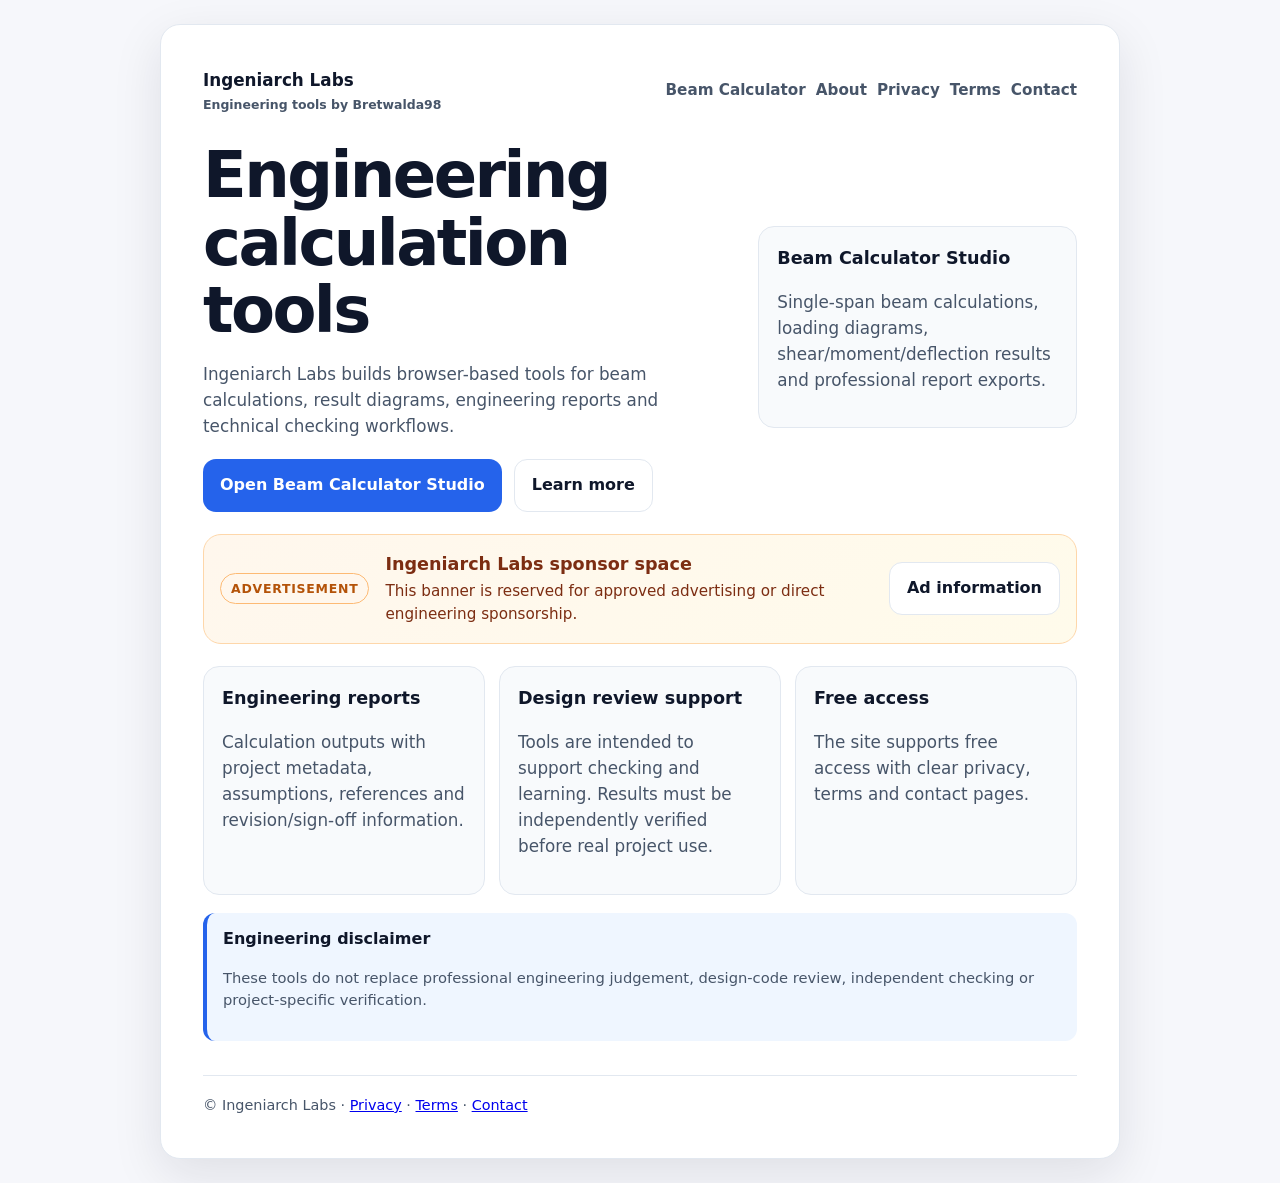
<file: index.html>
<!DOCTYPE html>
<html lang="en">
<head>
  <meta charset="utf-8">
  <meta name="viewport" content="width=device-width, initial-scale=1">
  <script async src="https://pagead2.googlesyndication.com/pagead/js/adsbygoogle.js?client=ca-pub-9383520918430061"
       crossorigin="anonymous"></script>
  <title>Ingeniarch Labs | Engineering Tools</title>
  <link rel="stylesheet" href="/styles.css">
</head>
<body>
  <div class="page">
    <main class="shell">
      <header>
        <a class="brand" href="/">Ingeniarch Labs <small>Engineering tools by Bretwalda98</small></a>
        <nav>
          <a href="/Beam-Calculator/">Beam Calculator</a>
          <a href="/about.html">About</a>
          <a href="/privacy.html">Privacy</a>
          <a href="/terms.html">Terms</a>
          <a href="/contact.html">Contact</a>
        </nav>
      </header>
      <section class="hero">
        <div>
          <h1>Engineering calculation tools</h1>
          <p>Ingeniarch Labs builds browser-based tools for beam calculations, result diagrams, engineering reports and technical checking workflows.</p>
          <div class="actions">
            <a class="button primary" href="/Beam-Calculator/">Open Beam Calculator Studio</a>
            <a class="button secondary" href="/about.html">Learn more</a>
          </div>
        </div>
        <section class="tool-card">
          <strong>Beam Calculator Studio</strong>
          <p>Single-span beam calculations, loading diagrams, shear/moment/deflection results and professional report exports.</p>
        </section>
      </section>
      <section class="ad-banner" aria-label="Advertisement">
        <span class="ad-label">Advertisement</span>
        <div>
          <div class="ad-brand">Ingeniarch Labs sponsor space</div>
          <p class="ad-text">This banner is reserved for approved advertising or direct engineering sponsorship.</p>
        </div>
        <a class="button secondary" href="/contact.html">Ad information</a>
      </section>
      <div class="grid">
        <section class="tool-card">
          <strong>Engineering reports</strong>
          <p>Calculation outputs with project metadata, assumptions, references and revision/sign-off information.</p>
        </section>
        <section class="tool-card">
          <strong>Design review support</strong>
          <p>Tools are intended to support checking and learning. Results must be independently verified before real project use.</p>
        </section>
        <section class="tool-card">
          <strong>Free access</strong>
          <p>The site supports free access with clear privacy, terms and contact pages.</p>
        </section>
      </div>
      <div class="notice">
        <strong>Engineering disclaimer</strong>
        <p class="small">These tools do not replace professional engineering judgement, design-code review, independent checking or project-specific verification.</p>
      </div>
      <div class="footer">© Ingeniarch Labs · <a href="/privacy.html">Privacy</a> · <a href="/terms.html">Terms</a> · <a href="/contact.html">Contact</a></div>
    </main>
  </div>
</body>
</html>
</file>
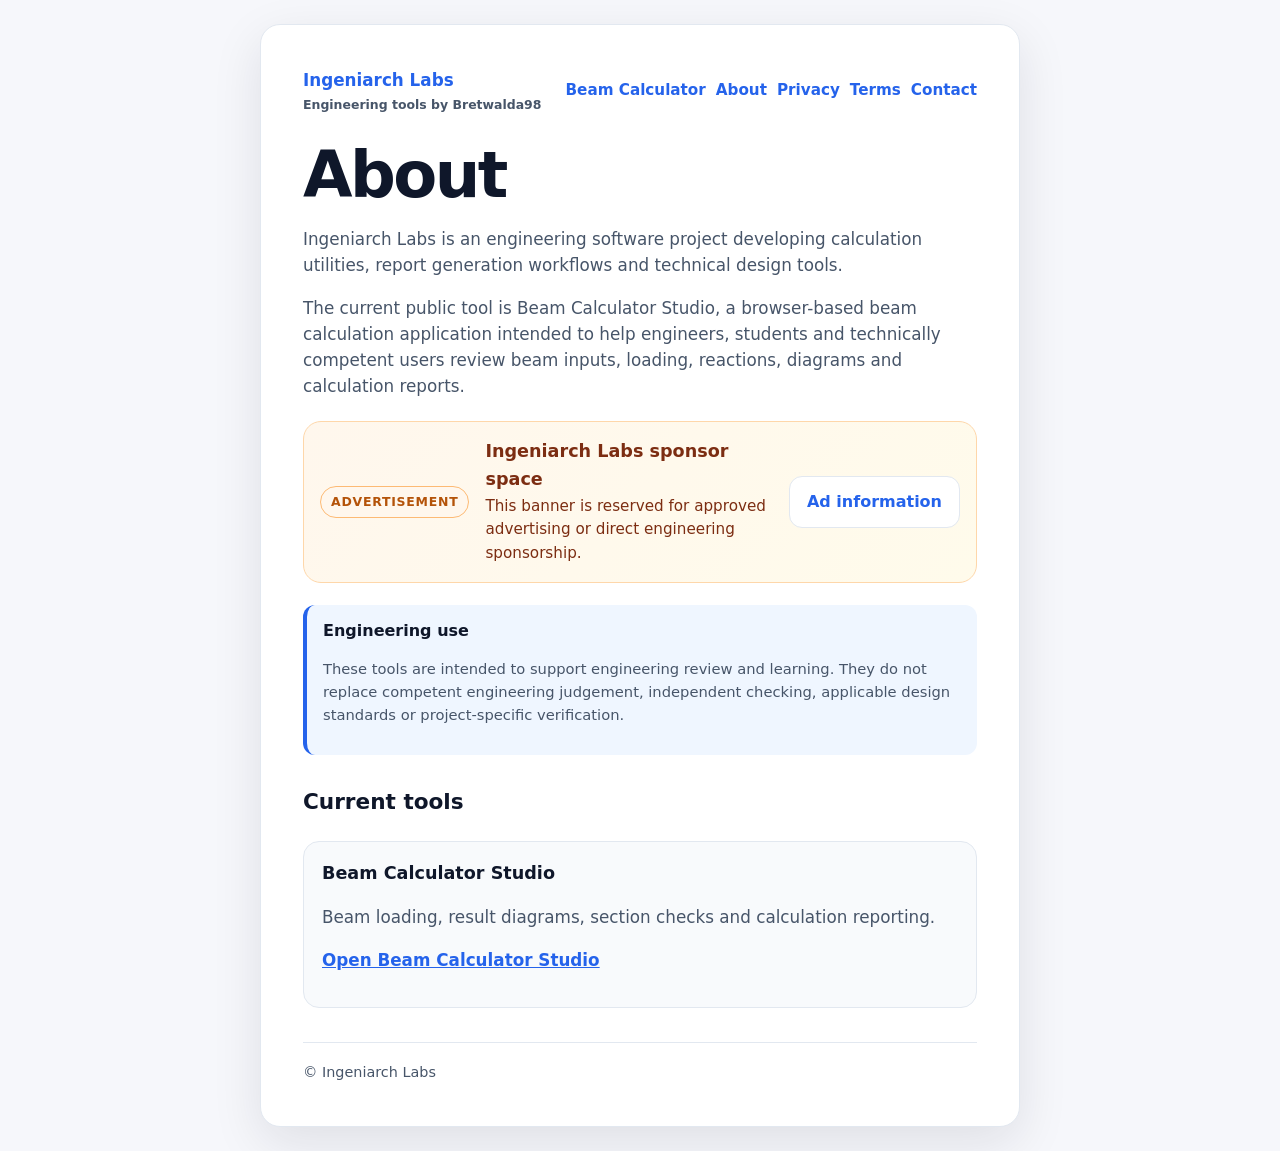
<file: about.html>
<!DOCTYPE html>
<html lang="en">
<head>
  <meta charset="utf-8">
  <meta name="viewport" content="width=device-width, initial-scale=1">
  <script async src="https://pagead2.googlesyndication.com/pagead/js/adsbygoogle.js?client=ca-pub-9383520918430061"
       crossorigin="anonymous"></script>
  <title>About | Ingeniarch Labs</title>
  <link rel="stylesheet" href="/styles.css">
</head>
<body>
  <div class="page">
    <main class="shell content">
      <header>
        <a class="brand" href="/">Ingeniarch Labs <small>Engineering tools by Bretwalda98</small></a>
        <nav>
          <a href="/Beam-Calculator/">Beam Calculator</a>
          <a href="/about.html">About</a>
          <a href="/privacy.html">Privacy</a>
          <a href="/terms.html">Terms</a>
          <a href="/contact.html">Contact</a>
        </nav>
      </header>
      <h1>About</h1>
      <p>Ingeniarch Labs is an engineering software project developing calculation utilities, report generation workflows and technical design tools.</p>
      <p>The current public tool is Beam Calculator Studio, a browser-based beam calculation application intended to help engineers, students and technically competent users review beam inputs, loading, reactions, diagrams and calculation reports.</p>
      <section class="ad-banner" aria-label="Advertisement">
        <span class="ad-label">Advertisement</span>
        <div>
          <div class="ad-brand">Ingeniarch Labs sponsor space</div>
          <p class="ad-text">This banner is reserved for approved advertising or direct engineering sponsorship.</p>
        </div>
        <a class="button secondary" href="/contact.html">Ad information</a>
      </section>
      <div class="notice">
        <strong>Engineering use</strong>
        <p class="small">These tools are intended to support engineering review and learning. They do not replace competent engineering judgement, independent checking, applicable design standards or project-specific verification.</p>
      </div>
      <h2>Current tools</h2>
      <div class="grid">
        <section class="tool-card">
          <strong>Beam Calculator Studio</strong>
          <p>Beam loading, result diagrams, section checks and calculation reporting.</p>
          <p><a href="/Beam-Calculator/">Open Beam Calculator Studio</a></p>
        </section>
      </div>
      <div class="footer">© Ingeniarch Labs</div>
    </main>
  </div>
</body>
</html>
</file>
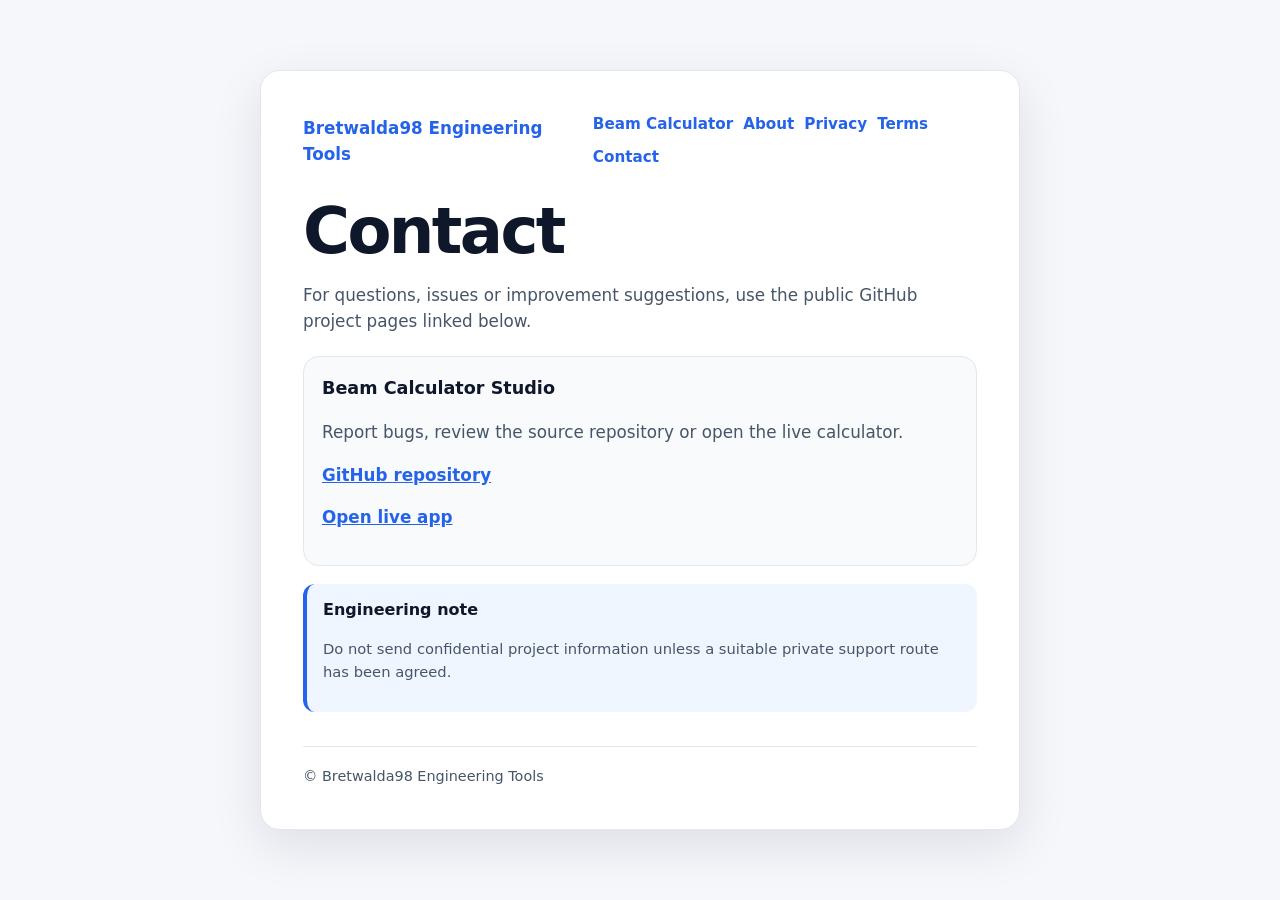
<file: contact.html>
<!DOCTYPE html>
<html lang="en">
<head>
  <meta charset="utf-8">
  <meta name="viewport" content="width=device-width, initial-scale=1">
  <script async src="https://pagead2.googlesyndication.com/pagead/js/adsbygoogle.js?client=ca-pub-9383520918430061"
       crossorigin="anonymous"></script>
  <title>Contact | Bretwalda98 Engineering Tools</title>
  <link rel="stylesheet" href="/styles.css">
</head>
<body>
  <div class="page">
    <main class="shell content">
      <header>
        <a class="brand" href="/">Bretwalda98 Engineering Tools</a>
        <nav>
          <a href="/Beam-Calculator/">Beam Calculator</a>
          <a href="/about.html">About</a>
          <a href="/privacy.html">Privacy</a>
          <a href="/terms.html">Terms</a>
          <a href="/contact.html">Contact</a>
        </nav>
      </header>
      <h1>Contact</h1>
      <p>For questions, issues or improvement suggestions, use the public GitHub project pages linked below.</p>
      <div class="grid">
        <section class="tool-card">
          <strong>Beam Calculator Studio</strong>
          <p>Report bugs, review the source repository or open the live calculator.</p>
          <p><a href="https://github.com/Bretwalda98/Beam-Calculator">GitHub repository</a></p>
          <p><a href="/Beam-Calculator/">Open live app</a></p>
        </section>
      </div>
      <div class="notice">
        <strong>Engineering note</strong>
        <p class="small">Do not send confidential project information unless a suitable private support route has been agreed.</p>
      </div>
      <div class="footer">© Bretwalda98 Engineering Tools</div>
    </main>
  </div>
</body>
</html>
</file>
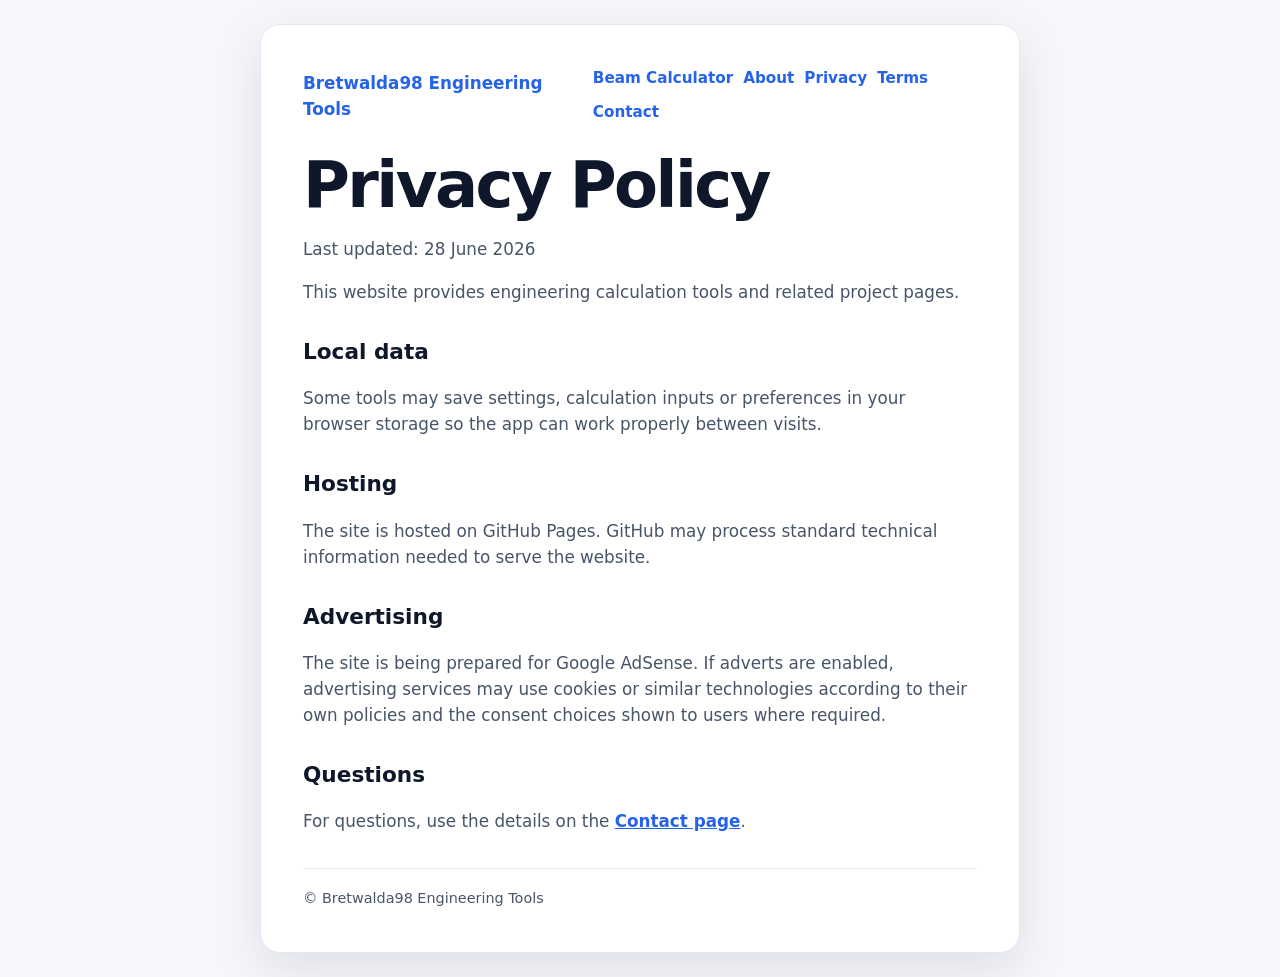
<file: privacy.html>
<!DOCTYPE html>
<html lang="en">
<head>
  <meta charset="utf-8">
  <meta name="viewport" content="width=device-width, initial-scale=1">
  <script async src="https://pagead2.googlesyndication.com/pagead/js/adsbygoogle.js?client=ca-pub-9383520918430061"
       crossorigin="anonymous"></script>
  <title>Privacy Policy | Bretwalda98 Engineering Tools</title>
  <link rel="stylesheet" href="/styles.css">
</head>
<body>
  <div class="page">
    <main class="shell content">
      <header>
        <a class="brand" href="/">Bretwalda98 Engineering Tools</a>
        <nav>
          <a href="/Beam-Calculator/">Beam Calculator</a>
          <a href="/about.html">About</a>
          <a href="/privacy.html">Privacy</a>
          <a href="/terms.html">Terms</a>
          <a href="/contact.html">Contact</a>
        </nav>
      </header>
      <h1>Privacy Policy</h1>
      <p>Last updated: 28 June 2026</p>
      <p>This website provides engineering calculation tools and related project pages.</p>
      <h2>Local data</h2>
      <p>Some tools may save settings, calculation inputs or preferences in your browser storage so the app can work properly between visits.</p>
      <h2>Hosting</h2>
      <p>The site is hosted on GitHub Pages. GitHub may process standard technical information needed to serve the website.</p>
      <h2>Advertising</h2>
      <p>The site is being prepared for Google AdSense. If adverts are enabled, advertising services may use cookies or similar technologies according to their own policies and the consent choices shown to users where required.</p>
      <h2>Questions</h2>
      <p>For questions, use the details on the <a href="/contact.html">Contact page</a>.</p>
      <div class="footer">© Bretwalda98 Engineering Tools</div>
    </main>
  </div>
</body>
</html>
</file>
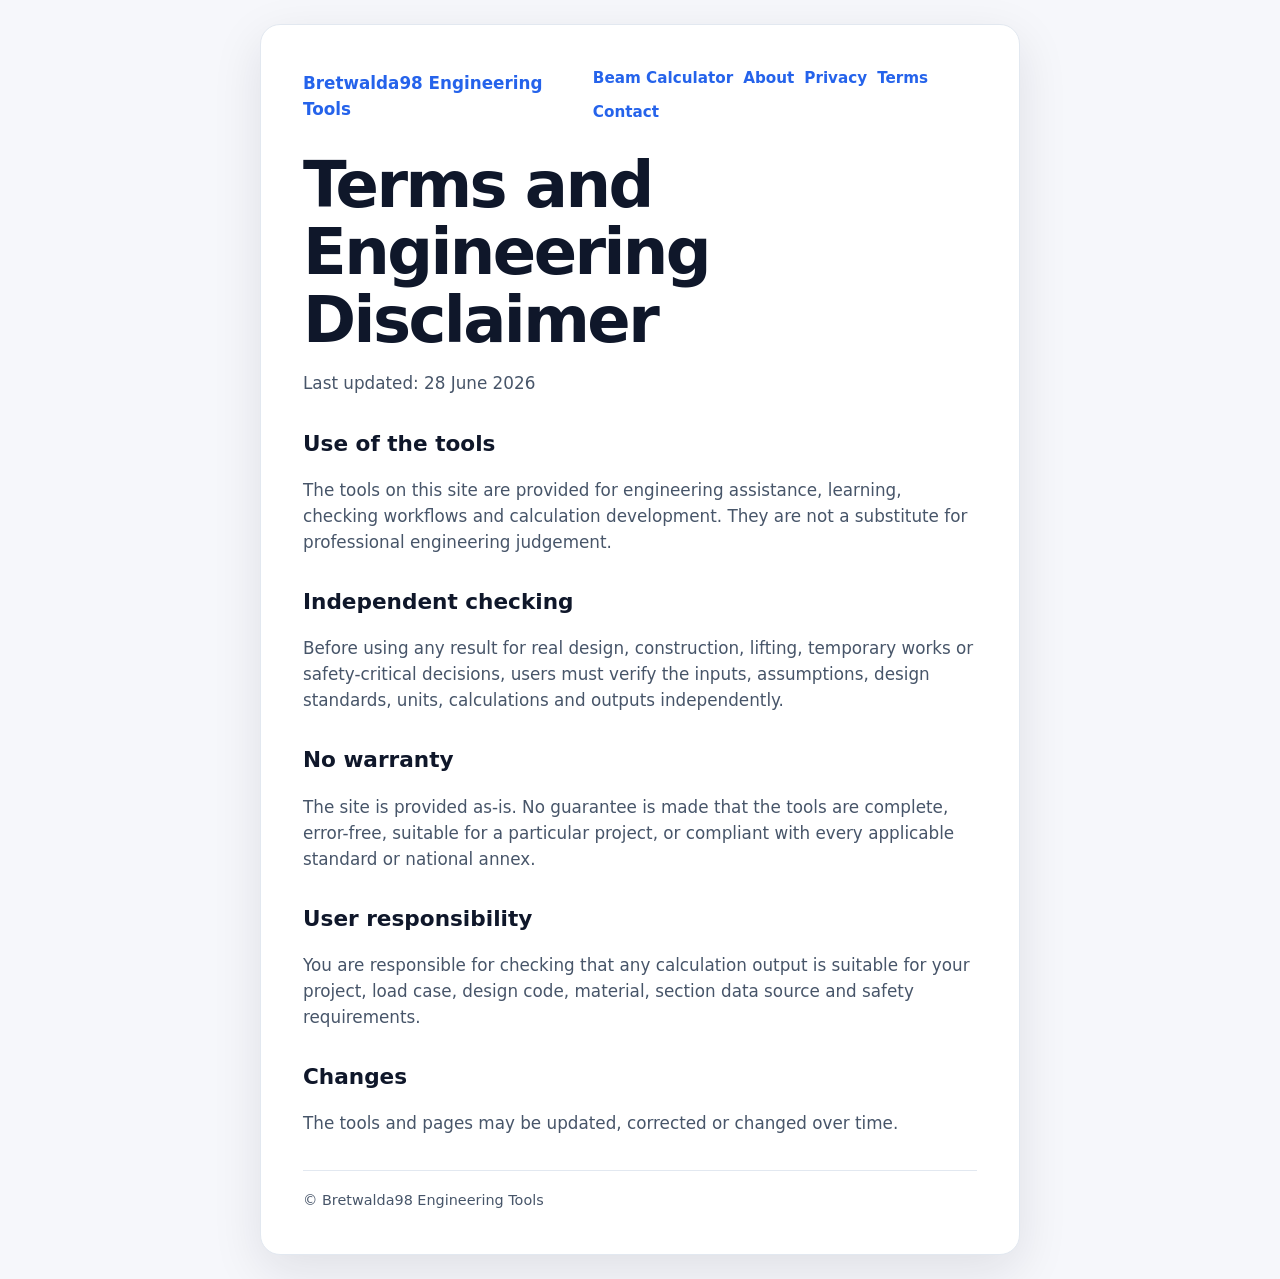
<file: terms.html>
<!DOCTYPE html>
<html lang="en">
<head>
  <meta charset="utf-8">
  <meta name="viewport" content="width=device-width, initial-scale=1">
  <script async src="https://pagead2.googlesyndication.com/pagead/js/adsbygoogle.js?client=ca-pub-9383520918430061"
       crossorigin="anonymous"></script>
  <title>Terms and Engineering Disclaimer | Bretwalda98 Engineering Tools</title>
  <link rel="stylesheet" href="/styles.css">
</head>
<body>
  <div class="page">
    <main class="shell content">
      <header>
        <a class="brand" href="/">Bretwalda98 Engineering Tools</a>
        <nav>
          <a href="/Beam-Calculator/">Beam Calculator</a>
          <a href="/about.html">About</a>
          <a href="/privacy.html">Privacy</a>
          <a href="/terms.html">Terms</a>
          <a href="/contact.html">Contact</a>
        </nav>
      </header>
      <h1>Terms and Engineering Disclaimer</h1>
      <p>Last updated: 28 June 2026</p>
      <h2>Use of the tools</h2>
      <p>The tools on this site are provided for engineering assistance, learning, checking workflows and calculation development. They are not a substitute for professional engineering judgement.</p>
      <h2>Independent checking</h2>
      <p>Before using any result for real design, construction, lifting, temporary works or safety-critical decisions, users must verify the inputs, assumptions, design standards, units, calculations and outputs independently.</p>
      <h2>No warranty</h2>
      <p>The site is provided as-is. No guarantee is made that the tools are complete, error-free, suitable for a particular project, or compliant with every applicable standard or national annex.</p>
      <h2>User responsibility</h2>
      <p>You are responsible for checking that any calculation output is suitable for your project, load case, design code, material, section data source and safety requirements.</p>
      <h2>Changes</h2>
      <p>The tools and pages may be updated, corrected or changed over time.</p>
      <div class="footer">© Bretwalda98 Engineering Tools</div>
    </main>
  </div>
</body>
</html>
</file>
<file: styles.css>
:root{color-scheme:light;--bg:#f6f7fb;--card:#fff;--text:#0f172a;--muted:#475569;--border:#e2e8f0;--blue:#2563eb;--blue2:#1d4ed8;--amber:#b45309;--amber-bg:#fff7ed;--green:#15803d;--green-bg:#ecfdf5;--shadow:0 16px 50px rgba(15,23,42,.10)}
*{box-sizing:border-box}body{margin:0;font-family:system-ui,-apple-system,BlinkMacSystemFont,"Segoe UI",sans-serif;background:var(--bg);color:var(--text);line-height:1.55}.page{min-height:100vh;padding:24px;display:grid;place-items:center}.shell{width:min(960px,100%);background:var(--card);border:1px solid var(--border);border-radius:20px;padding:clamp(22px,4vw,42px);box-shadow:var(--shadow)}header{display:flex;justify-content:space-between;align-items:center;gap:16px;margin-bottom:28px}.brand{font-weight:900;color:var(--text);text-decoration:none;font-size:1.05rem}.brand small{display:block;color:var(--muted);font-weight:700;font-size:.78rem;margin-top:2px}nav{display:flex;gap:10px;flex-wrap:wrap}nav a{color:var(--muted);text-decoration:none;font-weight:700;font-size:.95rem}nav a:hover{color:var(--blue)}h1{margin:0 0 12px;font-size:clamp(2rem,5vw,4rem);line-height:1.05;letter-spacing:-.04em}h2{margin:30px 0 10px;font-size:1.35rem}p,li{color:var(--muted);font-size:1.05rem}.hero{display:grid;grid-template-columns:1.25fr .75fr;gap:24px;align-items:center}.actions{display:flex;gap:12px;flex-wrap:wrap;margin-top:20px}.button{display:inline-flex;align-items:center;justify-content:center;padding:13px 17px;border-radius:13px;text-decoration:none;font-weight:800}.primary{background:var(--blue);color:#fff}.primary:hover{background:var(--blue2)}.secondary{border:1px solid var(--border);color:var(--text);background:#fff}.tool-card{border:1px solid var(--border);border-radius:16px;padding:18px;background:#f8fafc}.tool-card strong{display:block;font-size:1.1rem;margin-bottom:6px}.grid{display:grid;grid-template-columns:repeat(auto-fit,minmax(220px,1fr));gap:14px;margin-top:22px}.notice{border-left:4px solid var(--blue);background:#eff6ff;border-radius:12px;padding:14px 16px;margin:18px 0}.dev-note{border-left-color:var(--green);background:var(--green-bg)}.ad-banner{margin:22px 0;border:1px solid #fed7aa;background:linear-gradient(135deg,#fff7ed,#fffbeb);border-radius:18px;padding:16px;display:grid;grid-template-columns:auto 1fr auto;gap:16px;align-items:center}.ad-label{display:inline-flex;align-items:center;justify-content:center;width:max-content;border:1px solid #fdba74;color:var(--amber);background:#fff7ed;border-radius:999px;padding:5px 10px;font-size:.78rem;text-transform:uppercase;letter-spacing:.06em;font-weight:900}.ad-brand{font-weight:900;color:#7c2d12;font-size:1.1rem}.ad-text{margin:2px 0 0;color:#7c2d12;font-size:.95rem}.small{font-size:.92rem}.footer{margin-top:34px;padding-top:18px;border-top:1px solid var(--border);color:var(--muted);font-size:.9rem}.content{max-width:760px}.content a{color:var(--blue);font-weight:700}@media(max-width:760px){.page{padding:14px}.shell{border-radius:16px}.hero{grid-template-columns:1fr}header{align-items:flex-start;flex-direction:column}nav{gap:8px 14px}.button{width:100%}.ad-banner{grid-template-columns:1fr;gap:10px}}
</file>
